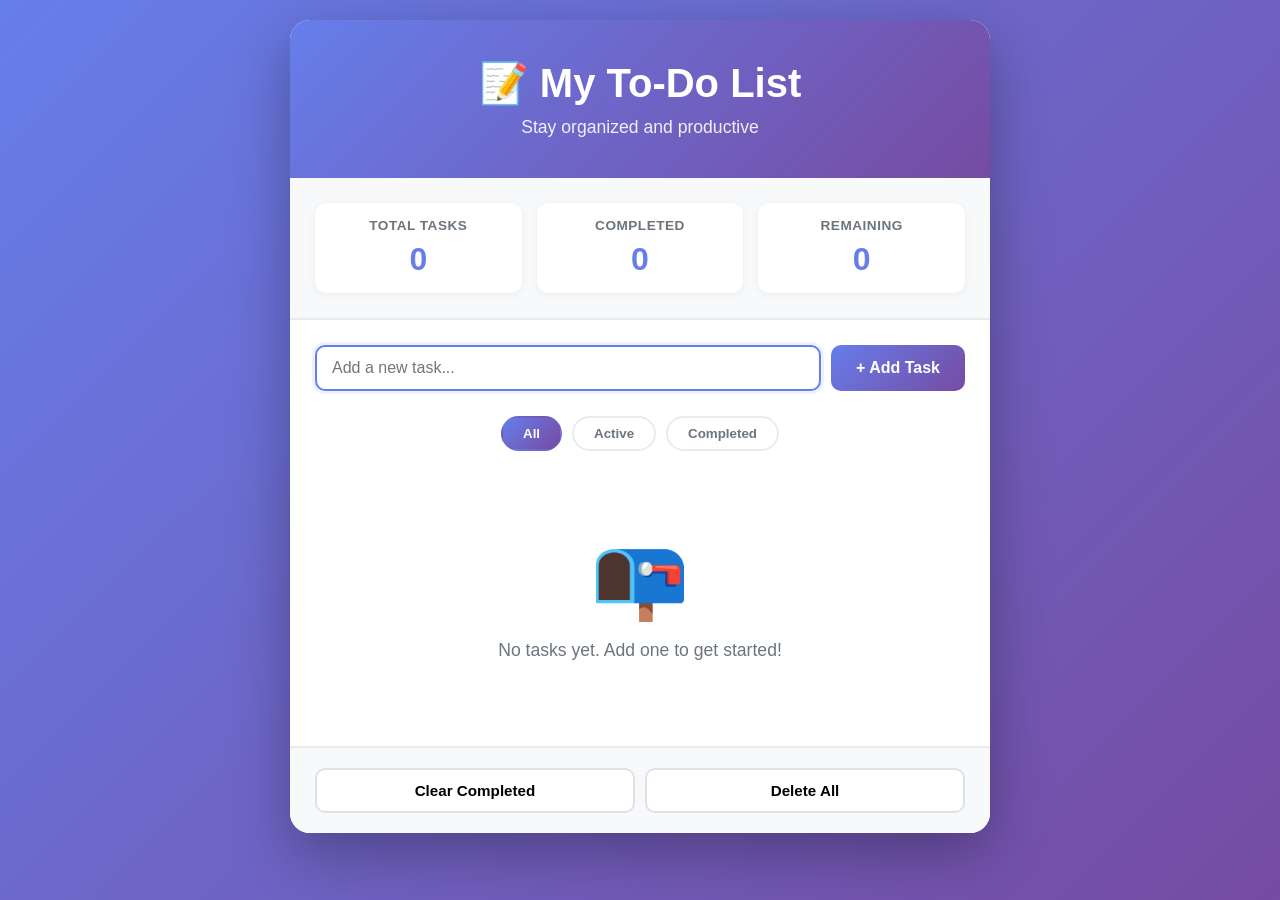
<file: todo-app/index.html>
<!DOCTYPE html>
<html lang="en">
<head>
    <meta charset="UTF-8">
    <meta name="viewport" content="width=device-width, initial-scale=1.0">
    <title>To-Do List Application</title>
    <link rel="stylesheet" href="styles.css">
</head>
<body>
    <div class="container">
        <header>
            <h1>📝 My To-Do List</h1>
            <p>Stay organized and productive</p>
        </header>

        <!-- Statistics Dashboard -->
        <div class="stats-container">
            <div class="stat-card">
                <span class="stat-label">Total Tasks</span>
                <span class="stat-value" id="totalTasks">0</span>
            </div>
            <div class="stat-card">
                <span class="stat-label">Completed</span>
                <span class="stat-value" id="completedTasks">0</span>
            </div>
            <div class="stat-card">
                <span class="stat-label">Remaining</span>
                <span class="stat-value" id="remainingTasks">0</span>
            </div>
        </div>

        <!-- Input Section -->
        <div class="input-section">
            <div class="input-wrapper">
                <input 
                    type="text" 
                    id="taskInput" 
                    placeholder="Add a new task..." 
                    autofocus
                >
                <button id="addBtn" class="add-btn">+ Add Task</button>
            </div>
        </div>

        <!-- Filter Section -->
        <div class="filter-section">
            <button class="filter-btn active" data-filter="all">All</button>
            <button class="filter-btn" data-filter="active">Active</button>
            <button class="filter-btn" data-filter="completed">Completed</button>
        </div>

        <!-- Task List -->
        <main class="main-content">
            <div id="emptyState" class="empty-state" style="display: none;">
                <div class="empty-icon">📭</div>
                <p>No tasks yet. Add one to get started!</p>
            </div>
            <ul id="taskList" class="task-list"></ul>
        </main>

        <!-- Action Buttons -->
        <div class="action-buttons">
            <button id="clearCompletedBtn" class="action-btn clear-btn">Clear Completed</button>
            <button id="deleteAllBtn" class="action-btn delete-all-btn">Delete All</button>
        </div>
    </div>

    <script src="script.js"></script>
</body>
</html>
</file>
<file: todo-app/styles.css>
* {
    margin: 0;
    padding: 0;
    box-sizing: border-box;
}

body {
    font-family: 'Segoe UI', Tahoma, Geneva, Verdana, sans-serif;
    background: linear-gradient(135deg, #667eea 0%, #764ba2 100%);
    min-height: 100vh;
    padding: 20px;
}

.container {
    max-width: 700px;
    margin: 0 auto;
    background: white;
    border-radius: 20px;
    box-shadow: 0 20px 60px rgba(0, 0, 0, 0.3);
    overflow: hidden;
}

header {
    background: linear-gradient(135deg, #667eea 0%, #764ba2 100%);
    color: white;
    padding: 40px 30px;
    text-align: center;
}

header h1 {
    font-size: 2.5em;
    margin-bottom: 10px;
    font-weight: 700;
}

header p {
    font-size: 1.1em;
    opacity: 0.9;
}

/* Statistics Dashboard */
.stats-container {
    display: grid;
    grid-template-columns: repeat(3, 1fr);
    gap: 15px;
    padding: 25px;
    background: #f8f9fa;
    border-bottom: 2px solid #e9ecef;
}

.stat-card {
    display: flex;
    flex-direction: column;
    align-items: center;
    justify-content: center;
    padding: 15px;
    background: white;
    border-radius: 12px;
    box-shadow: 0 2px 8px rgba(0, 0, 0, 0.05);
}

.stat-label {
    font-size: 0.85em;
    color: #6c757d;
    font-weight: 600;
    text-transform: uppercase;
    letter-spacing: 0.5px;
    margin-bottom: 8px;
}

.stat-value {
    font-size: 2em;
    font-weight: bold;
    color: #667eea;
}

/* Input Section */
.input-section {
    padding: 25px;
    background: white;
}

.input-wrapper {
    display: flex;
    gap: 10px;
}

#taskInput {
    flex: 1;
    padding: 12px 15px;
    border: 2px solid #e9ecef;
    border-radius: 10px;
    font-size: 1em;
    transition: all 0.3s ease;
}

#taskInput:focus {
    outline: none;
    border-color: #667eea;
    box-shadow: 0 0 0 3px rgba(102, 126, 234, 0.1);
}

.add-btn {
    padding: 12px 25px;
    background: linear-gradient(135deg, #667eea 0%, #764ba2 100%);
    color: white;
    border: none;
    border-radius: 10px;
    font-weight: 600;
    cursor: pointer;
    transition: all 0.3s ease;
    font-size: 1em;
}

.add-btn:hover {
    transform: translateY(-2px);
    box-shadow: 0 10px 20px rgba(102, 126, 234, 0.3);
}

.add-btn:active {
    transform: translateY(0);
}

/* Filter Section */
.filter-section {
    display: flex;
    gap: 10px;
    padding: 0 25px 20px;
    justify-content: center;
}

.filter-btn {
    padding: 8px 20px;
    border: 2px solid #e9ecef;
    background: white;
    border-radius: 20px;
    cursor: pointer;
    font-weight: 600;
    color: #6c757d;
    transition: all 0.3s ease;
}

.filter-btn:hover {
    border-color: #667eea;
    color: #667eea;
}

.filter-btn.active {
    background: linear-gradient(135deg, #667eea 0%, #764ba2 100%);
    color: white;
    border-color: transparent;
}

/* Main Content */
.main-content {
    padding: 0 25px 25px;
    min-height: 200px;
}

.task-list {
    list-style: none;
}

/* Empty State */
.empty-state {
    display: flex;
    flex-direction: column;
    align-items: center;
    justify-content: center;
    padding: 60px 30px;
    text-align: center;
}

.empty-icon {
    font-size: 5em;
    margin-bottom: 15px;
}

.empty-state p {
    color: #6c757d;
    font-size: 1.1em;
}

/* Task Item */
.task-item {
    display: flex;
    align-items: center;
    padding: 15px;
    background: #f8f9fa;
    border-radius: 10px;
    margin-bottom: 12px;
    transition: all 0.3s ease;
    border-left: 4px solid #667eea;
}

.task-item:hover {
    background: #e7f0ff;
    box-shadow: 0 4px 12px rgba(102, 126, 234, 0.15);
}

.task-item.completed {
    opacity: 0.6;
    border-left-color: #28a745;
}

.task-item.completed .task-text {
    text-decoration: line-through;
    color: #6c757d;
}

.task-checkbox {
    width: 24px;
    height: 24px;
    margin-right: 15px;
    cursor: pointer;
    accent-color: #667eea;
}

.task-text {
    flex: 1;
    font-size: 1em;
    color: #212529;
    word-break: break-word;
}

.task-date {
    font-size: 0.85em;
    color: #adb5bd;
    margin-right: 15px;
}

.task-actions {
    display: flex;
    gap: 8px;
}

.task-btn {
    width: 36px;
    height: 36px;
    border: none;
    background: white;
    border-radius: 8px;
    cursor: pointer;
    font-size: 1em;
    transition: all 0.3s ease;
    border: 1px solid #dee2e6;
}

.task-btn:hover {
    transform: scale(1.1);
    box-shadow: 0 4px 8px rgba(0, 0, 0, 0.1);
}

.edit-btn:hover {
    background: #fff3cd;
}

.delete-btn:hover {
    background: #f8d7da;
}

/* Action Buttons */
.action-buttons {
    display: flex;
    gap: 10px;
    padding: 20px 25px;
    background: #f8f9fa;
    border-top: 2px solid #e9ecef;
}

.action-btn {
    flex: 1;
    padding: 12px;
    border: 2px solid #dee2e6;
    background: white;
    border-radius: 10px;
    font-weight: 600;
    cursor: pointer;
    transition: all 0.3s ease;
    font-size: 0.95em;
}

.action-btn:hover {
    transform: translateY(-2px);
    box-shadow: 0 4px 12px rgba(0, 0, 0, 0.1);
}

.clear-btn:hover {
    background: #fff3cd;
    border-color: #ffc107;
    color: #856404;
}

.delete-all-btn:hover {
    background: #f8d7da;
    border-color: #dc3545;
    color: #721c24;
}

/* Responsive Design */
@media (max-width: 600px) {
    header h1 {
        font-size: 1.8em;
    }

    .stats-container {
        grid-template-columns: 1fr;
    }

    .filter-section {
        flex-wrap: wrap;
    }

    .task-item {
        flex-wrap: wrap;
    }

    .task-date {
        order: 3;
        flex-basis: 100%;
        margin-top: 8px;
        margin-right: 0;
    }

    .action-buttons {
        flex-direction: column;
    }
}

/* Animations */
@keyframes slideIn {
    from {
        opacity: 0;
        transform: translateY(10px);
    }
    to {
        opacity: 1;
        transform: translateY(0);
    }
}

.task-item {
    animation: slideIn 0.3s ease;
}
</file>
